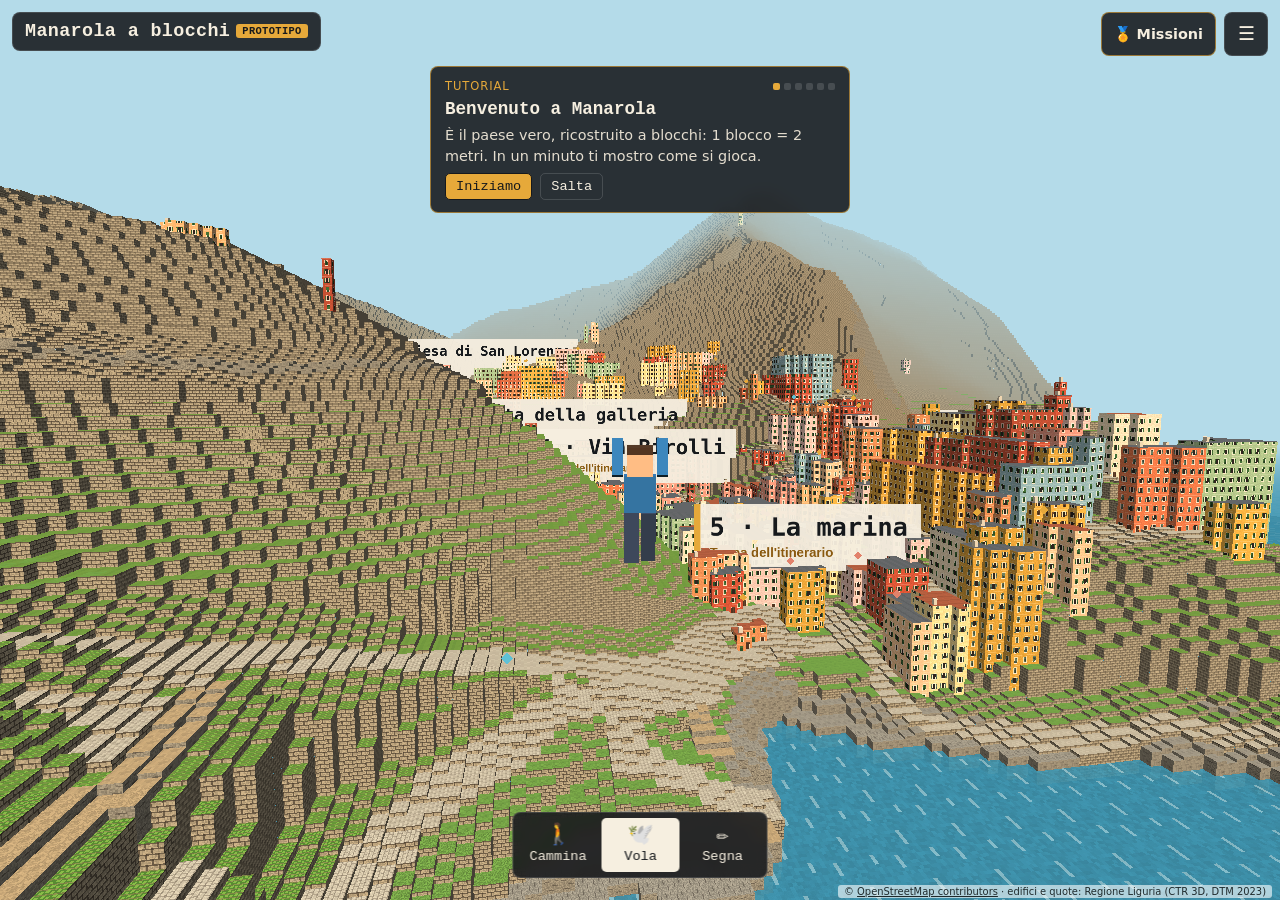
<file: index.html>
<!doctype html>
<html lang="it">
<head>
<meta charset="utf-8">
<meta name="viewport" content="width=device-width,initial-scale=1,viewport-fit=cover">
<meta http-equiv="Content-Security-Policy" content="default-src 'none'; script-src 'self'; style-src 'self' https://fonts.googleapis.com; font-src https://fonts.gstatic.com; img-src 'self' data: blob:; connect-src 'self' https://jammrsiqgddxihxhhkbt.supabase.co wss://jammrsiqgddxihxhhkbt.supabase.co; worker-src 'none'; object-src 'none'; base-uri 'none'; form-action 'none'; upgrade-insecure-requests">
<meta name="referrer" content="strict-origin-when-cross-origin">
<title>Manarola a Blocchi</title>
<link rel="stylesheet" href="https://fonts.googleapis.com/css2?family=Pixelify+Sans:wght@500;700&family=DM+Sans:wght@400;600&display=swap">
<link rel="stylesheet" href="style.css?v=3">
</head>
<body>
<canvas id="c"></canvas>
<div id="load">Costruisco il borgo…</div>
<div class="hud">
  <div class="brand pane"><h1><span id="nomeBorgo">Manarola</span> a blocchi<span class="tag">PROTOTIPO</span></h1></div>
  <div class="hud-r"><a id="bMis" class="pane" href="missioni.html">🏅 Missioni</a>
<button id="bMenu" class="pane round" aria-expanded="false" aria-controls="menu" aria-label="Apri il menu">☰</button></div>
</div>
<nav id="menu" class="pane" hidden aria-label="Menu">
  <h2 id="giro">Il giro del borgo</h2>
  <ol id="rList"></ol>
  <h2>Mostra sulla mappa</h2>
  <div class="chips" role="group" aria-label="Mostra sulla mappa">
    <button data-cat="sleep" aria-pressed="true"><span class="dot sleep"></span>Dormire</button>
    <button data-cat="eat" aria-pressed="true"><span class="dot eat"></span>Mangiare</button>
    <button data-cat="shop" aria-pressed="false"><span class="dot shop"></span>Negozi</button>
    <button data-cat="see" aria-pressed="true"><span class="dot see"></span>Da vedere</button>
  </div>
  <h2>Cambia borgo</h2>
  <div class="chips" id="borghi"></div>
  <h2>Vista</h2>
  <div class="chips"><button id="bView" aria-pressed="true">Personaggio visibile</button></div>
  <div class="menu-foot"><button id="bTut" class="ghost">Rivedi il tutorial</button><a href="privacy.html">Privacy</a></div>
</nav>
<section id="coach" class="pane" hidden aria-live="polite">
  <div class="top"><span class="k" id="tK"></span><span class="dots" id="tDots" aria-hidden="true"></span></div>
  <h2 id="tT"></h2>
  <p id="tP"></p>
  <div class="row" id="tR"></div>
</section>
<section id="card" class="pane" hidden aria-live="polite">
  <div class="top"><span class="k" id="cK"></span><button id="cX" aria-label="Chiudi scheda">✕</button></div>
  <h2 id="cT"></h2>
  <p id="cP"></p>
  <div class="row" id="cR"></div>
</section>
<aside id="ed" class="pane" hidden aria-live="polite" aria-label="Segna le facciate"></aside>
<div id="toast" class="pane" hidden role="status"></div>
<div id="joy" aria-hidden="true"><div id="knob"></div></div>
<div id="updown"><button class="pane" id="bUp" aria-label="Sali">▲</button><button class="pane" id="bDn" aria-label="Scendi">▼</button></div>
<nav id="bar" class="pane" aria-label="Modalità">
  <button id="mWalk" aria-pressed="false"><span class="ic" aria-hidden="true">🚶</span>Cammina</button>
  <button id="mFly" aria-pressed="true"><span class="ic" aria-hidden="true">🕊️</span>Vola</button>
  <button id="bEdit" aria-pressed="false"><span class="ic" aria-hidden="true">✏️</span>Segna</button>
</nav>
<div id="attr">© <a href="https://www.openstreetmap.org/copyright" target="_blank" rel="noopener noreferrer">OpenStreetMap contributors</a> · edifici e quote: Regione Liguria (CTR 3D, DTM 2023)</div>

<script src="vendor/three-r128.min.js"></script>
<script src="vendor/supabase-2.45.4.js"></script>
<script src="config.js?v=3"></script>
<script src="app.js?v=3"></script>
<script src="editor.js?v=3"></script>
</body>
</html>
</file>
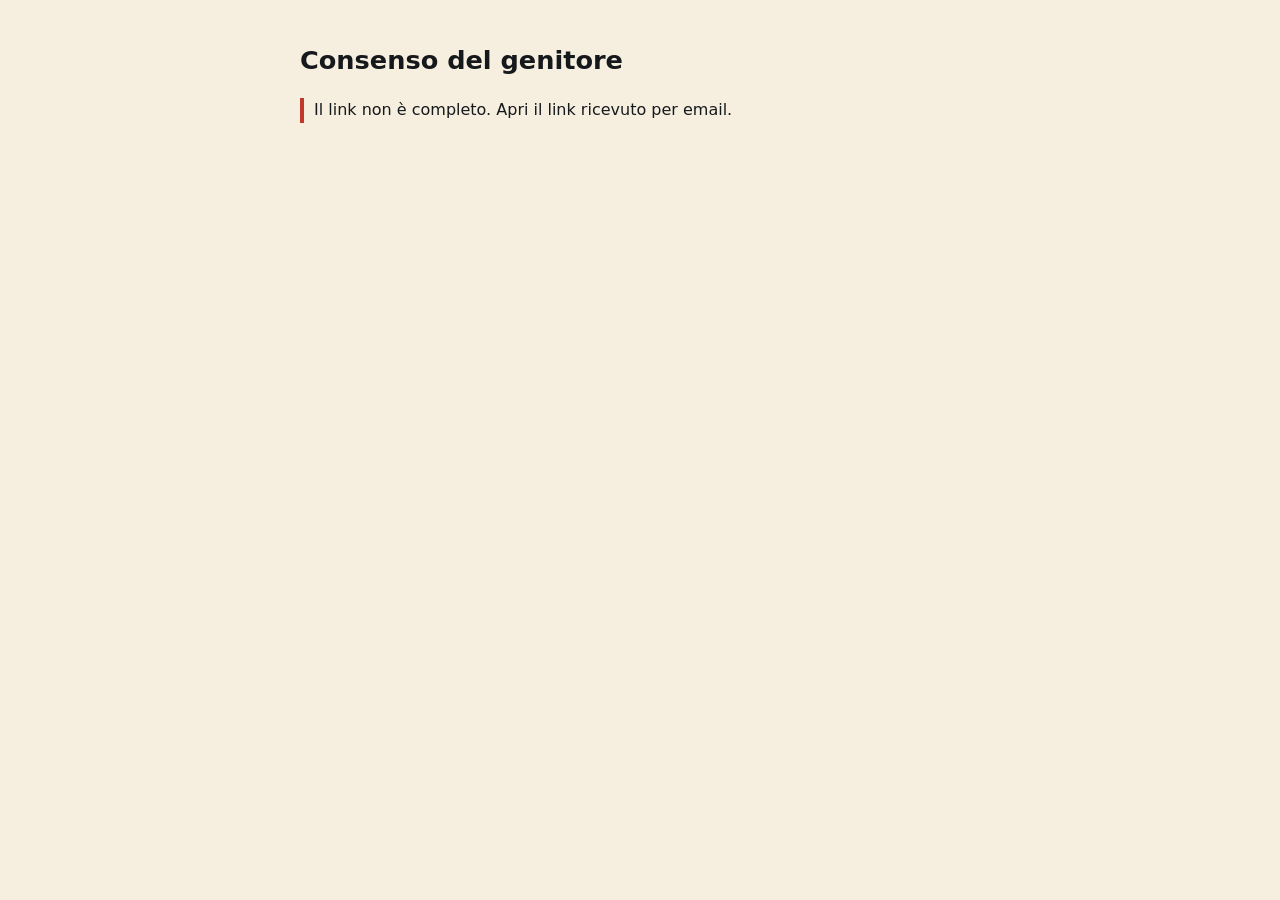
<file: consenso.html>
<!doctype html>
<html lang="it">
<head>
<meta charset="utf-8">
<meta name="viewport" content="width=device-width,initial-scale=1">
<meta http-equiv="Content-Security-Policy" content="default-src 'none'; style-src 'self'; script-src 'self'; connect-src https://jammrsiqgddxihxhhkbt.supabase.co; base-uri 'none'; form-action 'none'">
<meta name="referrer" content="no-referrer">
<meta name="robots" content="noindex">
<title>Consenso del genitore · Cinque Terre a Blocchi</title>
<link rel="stylesheet" href="privacy.css">
<script src="consenso.js" defer></script>
</head>
<body>
<main>
<h1>Consenso del genitore</h1>
<div id="stato"><p>Caricamento…</p></div>

<section id="richiesta" hidden>
<p>Il minore con soprannome <b id="nick"></b> ha chiesto di partecipare a <b>Cinque Terre a Blocchi</b>, un gioco online in cui si ricostruiscono a blocchi i borghi delle Cinque Terre, indicando colori e dettagli delle facciate.</p>
<p>Ai sensi dell'art. 2-quinquies D.Lgs. 196/2003, per i minori di 14 anni è necessario il consenso di chi esercita la responsabilità genitoriale.</p>
<p>In sintesi: sono trattati soltanto email, soprannome e anno di nascita, oltre ai contributi inviati. Agli altri utenti è visibile solo il soprannome. Le fotografie sono private di metadati e cancellate entro 30 giorni. I riconoscimenti sono esclusivamente virtuali. Non c'è chat tra utenti.</p>
<p><a href="privacy.html" target="_blank" rel="noopener">Leggi l'informativa completa</a></p>
<label class="check"><input type="checkbox" id="dichiaro"> Dichiaro di esercitare la responsabilità genitoriale sul minore, di aver letto l'informativa e di acconsentire al trattamento dei suoi dati.</label>
<div class="bottoni">
<button id="si" disabled>Acconsento</button>
<button id="no" class="secondario">Non acconsento</button>
</div>
<p class="small">Se non acconsente, l'account del minore viene cancellato subito. Il consenso si può ritirare in qualsiasi momento.</p>
</section>

<section id="revoca" hidden>
<p>Ritirando il consenso, l'account del minore verrà cancellato subito, con tutti i suoi dati. L'operazione non si può annullare.</p>
<div class="bottoni"><button id="ritira">Ritira il consenso e cancella l'account</button></div>
</section>
</main>
</body>
</html>
</file>
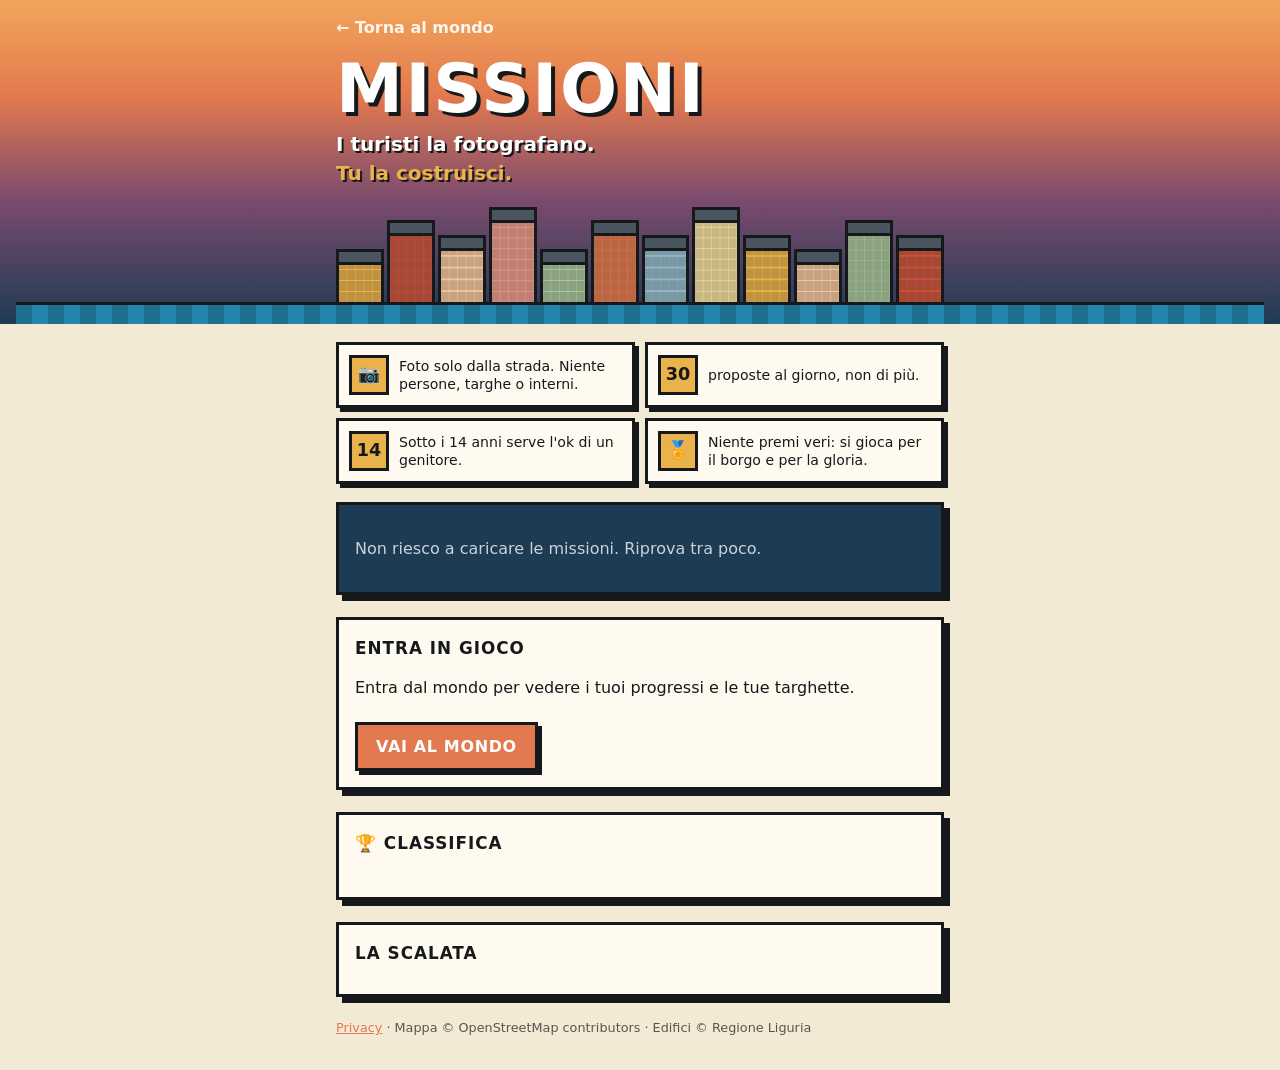
<file: missioni.html>
<!doctype html>
<html lang="it">
<head>
<meta charset="utf-8">
<meta name="viewport" content="width=device-width,initial-scale=1">
<meta http-equiv="Content-Security-Policy" content="default-src 'none'; script-src 'self'; style-src 'self'; img-src 'self' data:; connect-src https://jammrsiqgddxihxhhkbt.supabase.co wss://jammrsiqgddxihxhhkbt.supabase.co; base-uri 'none'; form-action 'none'">
<meta name="referrer" content="no-referrer">
<meta name="theme-color" content="#1d3b53">
<title>Missioni · Cinque Terre a Blocchi</title>
<link rel="stylesheet" href="missioni.css?v=2">
</head>
<body>
<header class="hero">
  <a class="back" href="./">← Torna al mondo</a>
  <h1>MISSIONI</h1>
  <p class="claim">I turisti la fotografano.<br><span>Tu la costruisci.</span></p>
  <div class="borgo" aria-hidden="true">
    <i class="c1 h3"></i><i class="c2 h5"></i><i class="c3 h4"></i><i class="c4 h6"></i><i class="c5 h3"></i><i class="c6 h5"></i><i class="c7 h4"></i><i class="c8 h6"></i><i class="c1 h4"></i><i class="c3 h3"></i><i class="c5 h5"></i><i class="c2 h4"></i>
  </div>
  <div class="mare" aria-hidden="true"></div>
</header>

<main>
  <section class="regole" aria-label="Regole del gioco">
    <div class="regola"><b>📷</b><span>Foto solo dalla strada. Niente persone, targhe o interni.</span></div>
    <div class="regola"><b>30</b><span>proposte al giorno, non di più.</span></div>
    <div class="regola"><b>14</b><span>Sotto i 14 anni serve l'ok di un genitore.</span></div>
    <div class="regola"><b>🏅</b><span>Niente premi veri: si gioca per il borgo e per la gloria.</span></div>
  </section>

  <section id="settimana" class="blocco missione-top" aria-live="polite"><p class="muted">Carico la missione…</p></section>
  <section id="io" class="blocco" aria-live="polite"></section>
  <section id="classifica" class="blocco"><h2>🏆 Classifica</h2><div class="tabs" id="borghi" role="tablist"></div><ol id="lista" class="podio"></ol></section>
  <section id="livelli" class="blocco"><h2>La scalata</h2><ol id="elenco-livelli" class="scalata"></ol></section>
</main>

<footer>
  <a href="privacy.html">Privacy</a> · Mappa © OpenStreetMap contributors · Edifici © Regione Liguria
</footer>
<script src="vendor/supabase-2.45.4.js"></script>
<script src="missioni.js?v=2"></script>
</body>
</html>
</file>
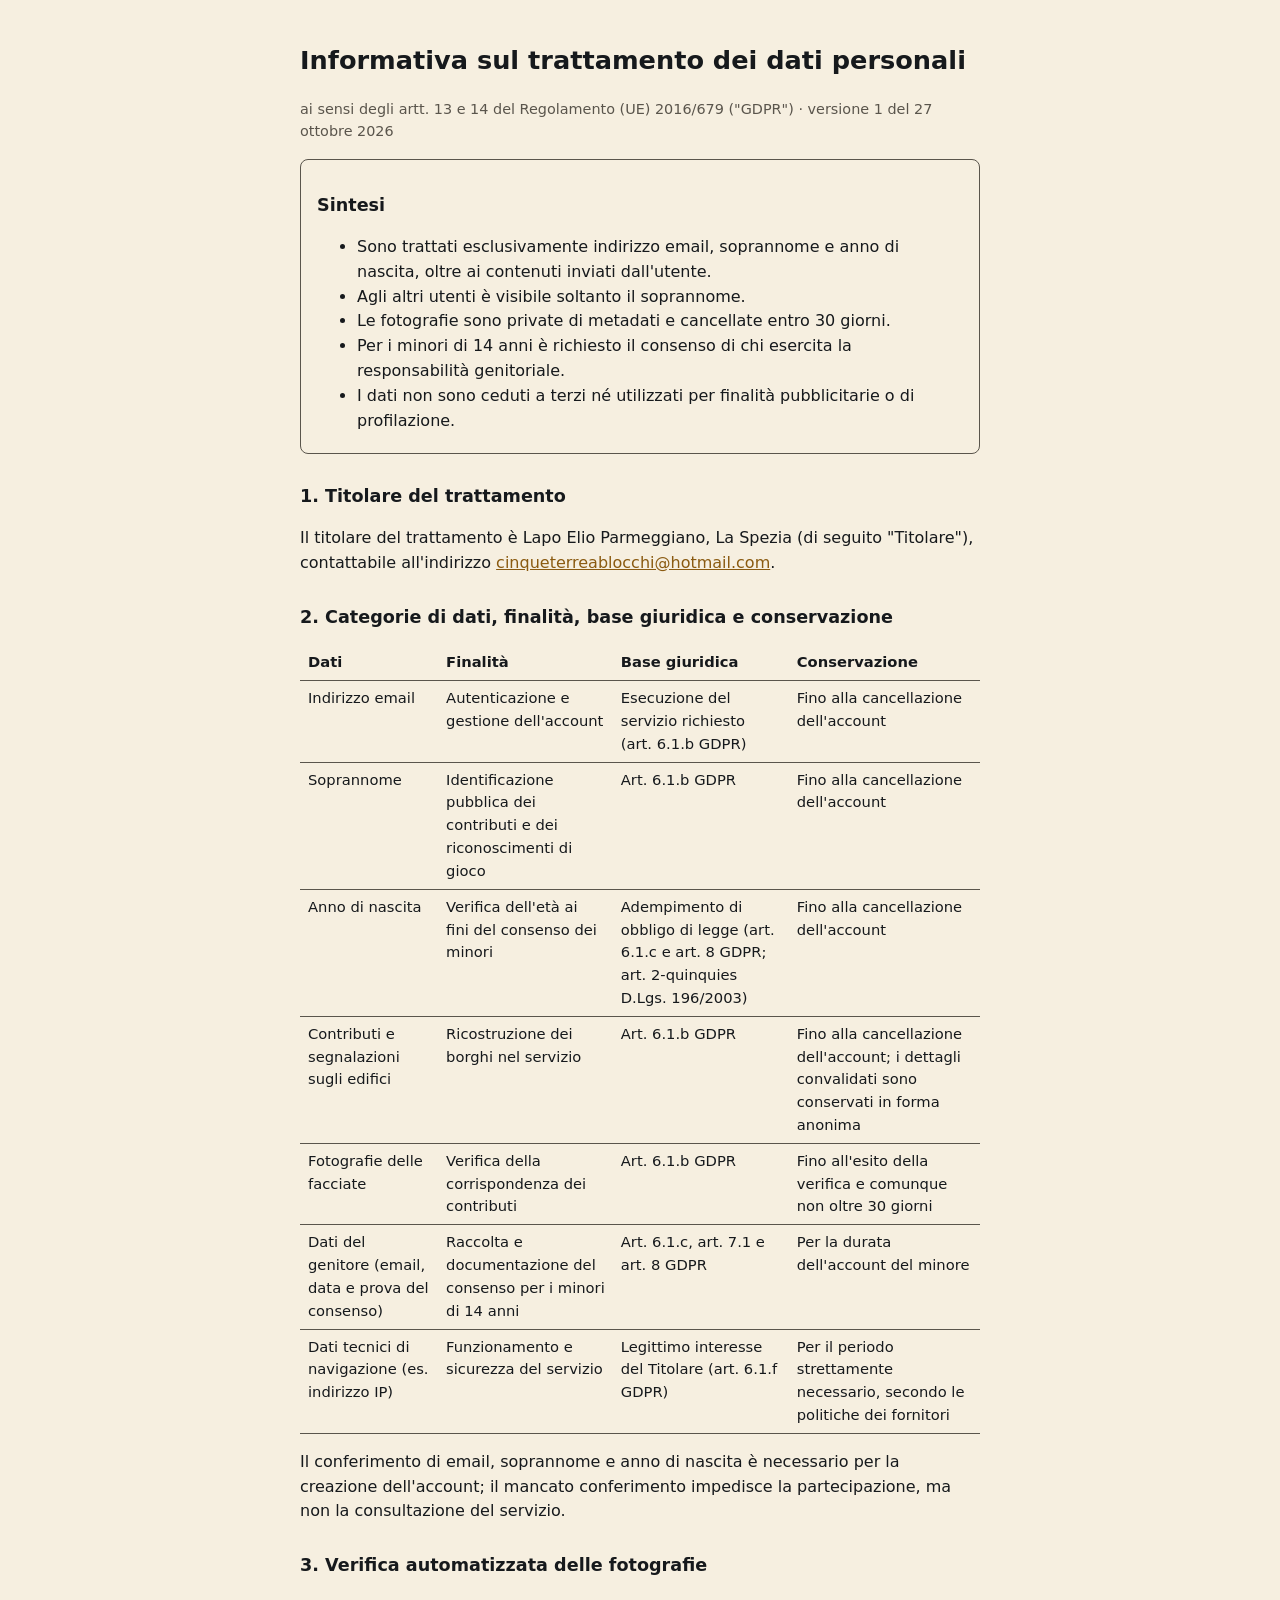
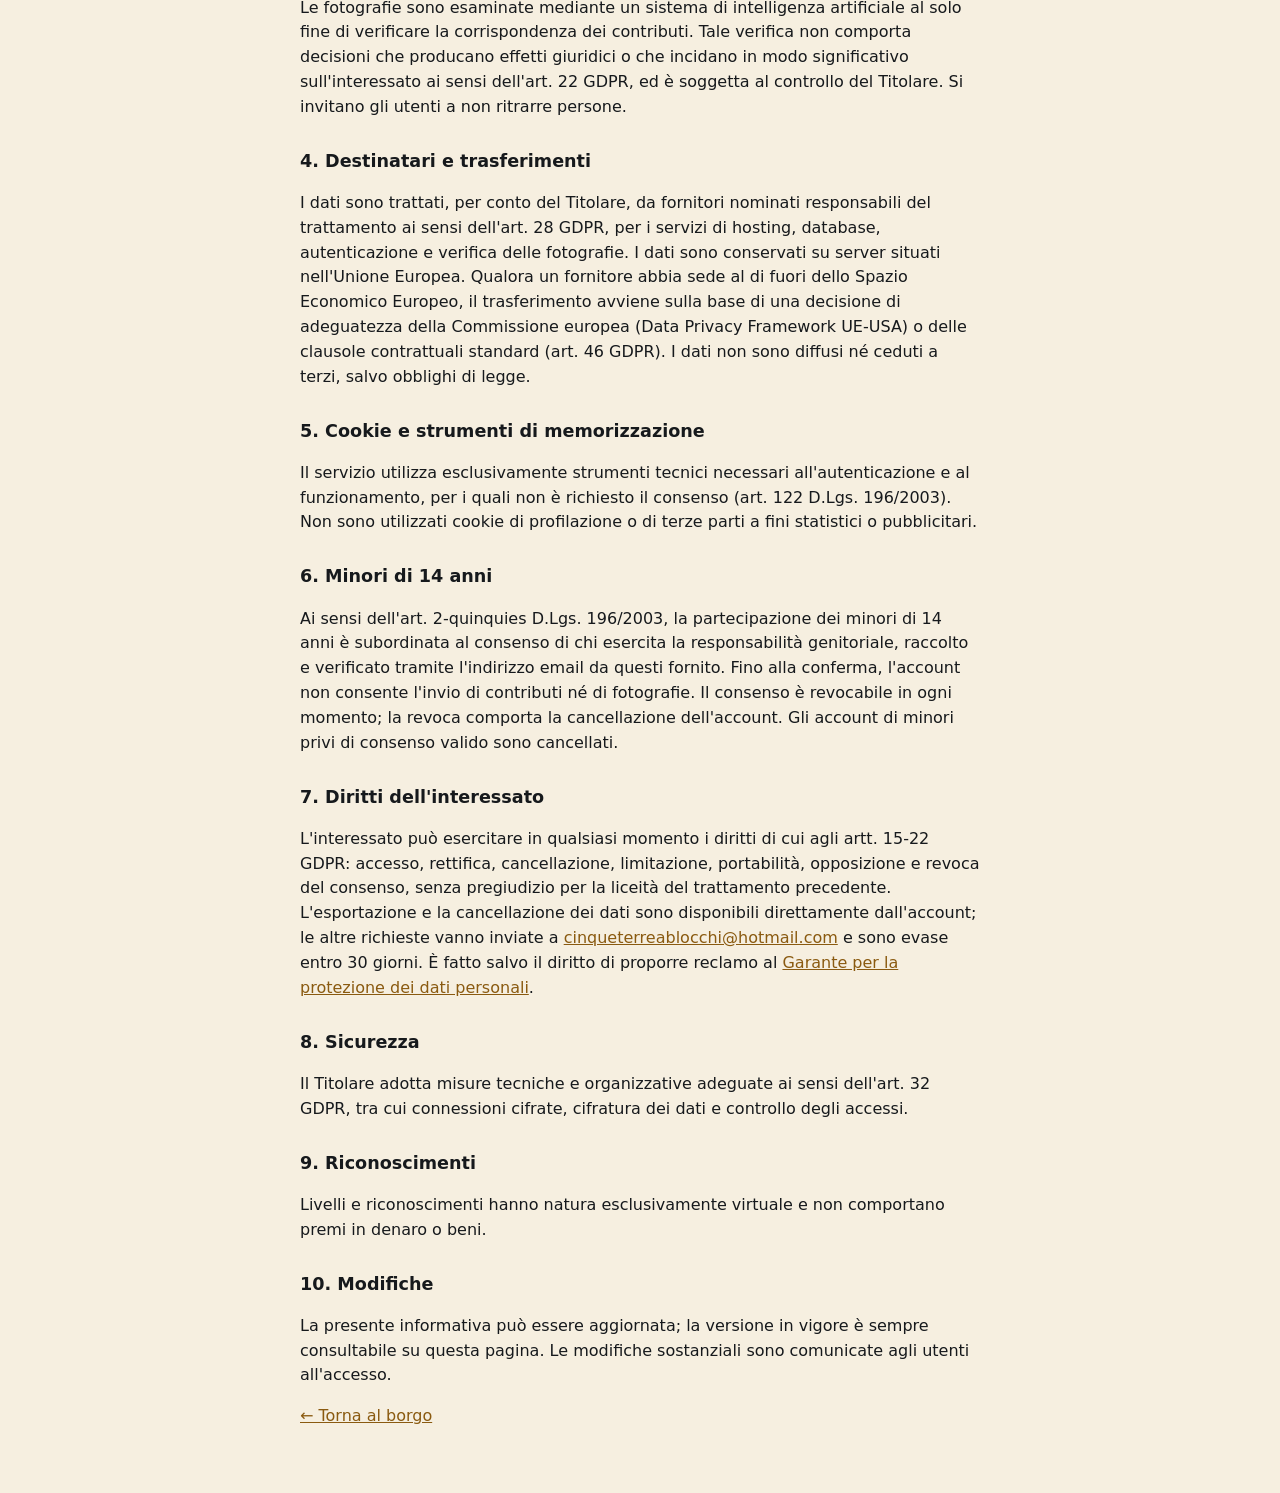
<file: privacy.html>
<!doctype html>
<html lang="it">
<head>
<meta charset="utf-8">
<meta name="viewport" content="width=device-width,initial-scale=1">
<meta http-equiv="Content-Security-Policy" content="default-src 'none'; style-src 'self'; base-uri 'none'; form-action 'none'">
<title>Privacy · Cinque Terre a Blocchi</title>
<link rel="stylesheet" href="privacy.css">
</head>
<body>
<main>
<h1>Informativa sul trattamento dei dati personali</h1>
<p class="small">ai sensi degli artt. 13 e 14 del Regolamento (UE) 2016/679 ("GDPR") · versione 1 del 27 ottobre 2026</p>

<div class="breve">
<h2>Sintesi</h2>
<ul>
<li>Sono trattati esclusivamente indirizzo email, soprannome e anno di nascita, oltre ai contenuti inviati dall'utente.</li>
<li>Agli altri utenti è visibile soltanto il soprannome.</li>
<li>Le fotografie sono private di metadati e cancellate entro 30 giorni.</li>
<li>Per i minori di 14 anni è richiesto il consenso di chi esercita la responsabilità genitoriale.</li>
<li>I dati non sono ceduti a terzi né utilizzati per finalità pubblicitarie o di profilazione.</li>
</ul>
</div>

<h2>1. Titolare del trattamento</h2>
<p>Il titolare del trattamento è Lapo Elio Parmeggiano, La Spezia (di seguito "Titolare"), contattabile all'indirizzo <a href="mailto:cinqueterreablocchi@hotmail.com">cinqueterreablocchi@hotmail.com</a>.</p>

<h2>2. Categorie di dati, finalità, base giuridica e conservazione</h2>
<div class="tab"><table>
<thead><tr><th>Dati</th><th>Finalità</th><th>Base giuridica</th><th>Conservazione</th></tr></thead>
<tbody>
<tr><td>Indirizzo email</td><td>Autenticazione e gestione dell'account</td><td>Esecuzione del servizio richiesto (art. 6.1.b GDPR)</td><td>Fino alla cancellazione dell'account</td></tr>
<tr><td>Soprannome</td><td>Identificazione pubblica dei contributi e dei riconoscimenti di gioco</td><td>Art. 6.1.b GDPR</td><td>Fino alla cancellazione dell'account</td></tr>
<tr><td>Anno di nascita</td><td>Verifica dell'età ai fini del consenso dei minori</td><td>Adempimento di obbligo di legge (art. 6.1.c e art. 8 GDPR; art. 2-quinquies D.Lgs. 196/2003)</td><td>Fino alla cancellazione dell'account</td></tr>
<tr><td>Contributi e segnalazioni sugli edifici</td><td>Ricostruzione dei borghi nel servizio</td><td>Art. 6.1.b GDPR</td><td>Fino alla cancellazione dell'account; i dettagli convalidati sono conservati in forma anonima</td></tr>
<tr><td>Fotografie delle facciate</td><td>Verifica della corrispondenza dei contributi</td><td>Art. 6.1.b GDPR</td><td>Fino all'esito della verifica e comunque non oltre 30 giorni</td></tr>
<tr><td>Dati del genitore (email, data e prova del consenso)</td><td>Raccolta e documentazione del consenso per i minori di 14 anni</td><td>Art. 6.1.c, art. 7.1 e art. 8 GDPR</td><td>Per la durata dell'account del minore</td></tr>
<tr><td>Dati tecnici di navigazione (es. indirizzo IP)</td><td>Funzionamento e sicurezza del servizio</td><td>Legittimo interesse del Titolare (art. 6.1.f GDPR)</td><td>Per il periodo strettamente necessario, secondo le politiche dei fornitori</td></tr>
</tbody>
</table></div>
<p>Il conferimento di email, soprannome e anno di nascita è necessario per la creazione dell'account; il mancato conferimento impedisce la partecipazione, ma non la consultazione del servizio.</p>

<h2>3. Verifica automatizzata delle fotografie</h2>
<p>Le fotografie sono esaminate mediante un sistema di intelligenza artificiale al solo fine di verificare la corrispondenza dei contributi. Tale verifica non comporta decisioni che producano effetti giuridici o che incidano in modo significativo sull'interessato ai sensi dell'art. 22 GDPR, ed è soggetta al controllo del Titolare. Si invitano gli utenti a non ritrarre persone.</p>

<h2>4. Destinatari e trasferimenti</h2>
<p>I dati sono trattati, per conto del Titolare, da fornitori nominati responsabili del trattamento ai sensi dell'art. 28 GDPR, per i servizi di hosting, database, autenticazione e verifica delle fotografie. I dati sono conservati su server situati nell'Unione Europea. Qualora un fornitore abbia sede al di fuori dello Spazio Economico Europeo, il trasferimento avviene sulla base di una decisione di adeguatezza della Commissione europea (Data Privacy Framework UE-USA) o delle clausole contrattuali standard (art. 46 GDPR). I dati non sono diffusi né ceduti a terzi, salvo obblighi di legge.</p>

<h2>5. Cookie e strumenti di memorizzazione</h2>
<p>Il servizio utilizza esclusivamente strumenti tecnici necessari all'autenticazione e al funzionamento, per i quali non è richiesto il consenso (art. 122 D.Lgs. 196/2003). Non sono utilizzati cookie di profilazione o di terze parti a fini statistici o pubblicitari.</p>

<h2>6. Minori di 14 anni</h2>
<p>Ai sensi dell'art. 2-quinquies D.Lgs. 196/2003, la partecipazione dei minori di 14 anni è subordinata al consenso di chi esercita la responsabilità genitoriale, raccolto e verificato tramite l'indirizzo email da questi fornito. Fino alla conferma, l'account non consente l'invio di contributi né di fotografie. Il consenso è revocabile in ogni momento; la revoca comporta la cancellazione dell'account. Gli account di minori privi di consenso valido sono cancellati.</p>

<h2>7. Diritti dell'interessato</h2>
<p>L'interessato può esercitare in qualsiasi momento i diritti di cui agli artt. 15-22 GDPR: accesso, rettifica, cancellazione, limitazione, portabilità, opposizione e revoca del consenso, senza pregiudizio per la liceità del trattamento precedente. L'esportazione e la cancellazione dei dati sono disponibili direttamente dall'account; le altre richieste vanno inviate a <a href="mailto:cinqueterreablocchi@hotmail.com">cinqueterreablocchi@hotmail.com</a> e sono evase entro 30 giorni. È fatto salvo il diritto di proporre reclamo al <a href="https://www.garanteprivacy.it">Garante per la protezione dei dati personali</a>.</p>

<h2>8. Sicurezza</h2>
<p>Il Titolare adotta misure tecniche e organizzative adeguate ai sensi dell'art. 32 GDPR, tra cui connessioni cifrate, cifratura dei dati e controllo degli accessi.</p>

<h2>9. Riconoscimenti</h2>
<p>Livelli e riconoscimenti hanno natura esclusivamente virtuale e non comportano premi in denaro o beni.</p>

<h2>10. Modifiche</h2>
<p>La presente informativa può essere aggiornata; la versione in vigore è sempre consultabile su questa pagina. Le modifiche sostanziali sono comunicate agli utenti all'accesso.</p>

<p><a href="index.html">← Torna al borgo</a></p>
</main>
</body>
</html>
</file>
<file: style.css>
/* Layout: mondo 3D a tutto schermo, in alto nome e menu, in basso una barra con le tre modalita'; tutorial in alto, schede sopra la barra, editor a destra (in basso su telefono). Look unico, non segue il tema. */
:root{
  --ink:#16191c; --panel:rgba(22,25,28,.88); --line:rgba(255,255,255,.14);
  --paper:#f6efe0; --muted:#b9b2a3; --ochre:#e6a93a; --ok:#7cc47a; --ko:#e2826b;
  --sleep:#e6a93a; --eat:#e2826b; --shop:#b48cd8; --see:#5fc1d6;
  --display:"Pixelify Sans","Courier New",monospace; --body:"DM Sans",system-ui,-apple-system,sans-serif;
  color-scheme:dark;
}
[hidden]{display:none!important}
html,body{height:100%}
body{background:#a9d3e6;color:var(--paper);font-family:var(--body);overflow:hidden;margin:0}
#c{position:fixed;inset:0;width:100%;height:100%;display:block;touch-action:none}
.hud{position:fixed;top:calc(env(safe-area-inset-top,0px) + 12px);left:max(12px,env(safe-area-inset-left,0px));right:max(12px,env(safe-area-inset-right,0px));display:flex;flex-wrap:wrap;gap:8px;align-items:flex-start;justify-content:space-between;pointer-events:none}
.hud>*{pointer-events:auto}
.pane{background:var(--panel);border:1px solid var(--line);border-radius:8px;backdrop-filter:blur(6px)}
.brand{padding:8px 12px}
.brand h1{font-family:var(--display);font-size:1.15rem;margin:0;letter-spacing:.02em}
.tag{font-family:var(--display);font-size:.65rem;background:var(--ochre);color:var(--ink);padding:1px 6px;border-radius:3px;margin-left:6px;vertical-align:2px}
button{font-family:var(--display);font-size:.85rem;color:var(--paper);background:transparent;border:1px solid transparent;border-radius:5px;padding:5px 10px;cursor:pointer;transition:background .15s,color .15s,transform .1s}
button:active{transform:scale(.96)}
button[aria-pressed="true"]{background:var(--paper);color:var(--ink)}
button:focus-visible,input:focus-visible,select:focus-visible,textarea:focus-visible{outline:2px solid var(--ochre);outline-offset:2px}
button:disabled{opacity:.5;cursor:default}
.round{width:44px;height:44px;padding:0;font-size:1.2rem;display:grid;place-items:center}
.chips{display:flex;flex-wrap:wrap;gap:5px}
.chips button{border-color:var(--line)}
.chips button[aria-pressed="false"]{color:var(--muted);text-decoration:line-through}
.chips a.chip{font-family:var(--display);font-size:.85rem;color:var(--paper);text-decoration:none;border:1px solid var(--line);border-radius:5px;padding:5px 10px}
.chips a.chip[aria-current="page"]{background:var(--ochre);color:var(--ink);border-color:var(--ochre)}
.dot{display:inline-block;width:8px;height:8px;border-radius:2px;margin-right:5px}
.dot.sleep{background:var(--sleep)}.dot.eat{background:var(--eat)}.dot.shop{background:var(--shop)}.dot.see{background:var(--see)}
.act{background:var(--ochre);color:var(--ink);border-color:var(--ink)}
.ghost{border-color:var(--line)}
.k{font-size:.72rem;letter-spacing:.08em;text-transform:uppercase;color:var(--ochre)}

/* menu a scomparsa */
#menu{position:fixed;top:calc(env(safe-area-inset-top,0px) + 66px);right:max(12px,env(safe-area-inset-right,0px));width:min(300px,calc(100% - 24px));max-height:calc(100% - 170px);overflow:auto;padding:12px;display:flex;flex-direction:column;gap:8px;z-index:4;box-sizing:border-box}
#menu h2{font-family:var(--display);font-size:.95rem;margin:4px 0 0}
#menu ol{list-style:none;margin:0;padding:0;display:flex;flex-direction:column;gap:2px}
#menu li button{width:100%;text-align:left;display:flex;gap:8px;align-items:baseline;font-family:var(--body);font-size:.9rem;padding:7px 6px}
#menu li button:hover{background:rgba(255,255,255,.08)}
#menu .n{font-family:var(--display);color:var(--ochre);min-width:1.2em}
.hud-r{display:flex;gap:8px;align-items:center}
#bMis{display:flex;white-space:nowrap;flex-direction:row;gap:4px;align-items:center;height:44px;box-sizing:border-box;padding:0 12px;color:var(--paper);text-decoration:none;font-weight:600;font-size:.9rem;border-color:rgba(230,169,58,.6)}
.menu-foot{display:flex;justify-content:space-between;align-items:center;gap:8px;border-top:1px solid var(--line);padding-top:8px}
.menu-foot a{color:var(--muted);font-size:.8rem}

/* barra in basso: le tre cose che si fanno */
#bar{position:fixed;left:50%;transform:translateX(-50%);bottom:calc(env(safe-area-inset-bottom,0px) + 22px);display:flex;gap:4px;padding:5px;z-index:2}
#bar button{display:flex;flex-direction:column;align-items:center;gap:2px;min-width:78px;padding:7px 10px;font-size:.85rem}
#bar .ic{font-size:1.3rem;line-height:1}
#bar #bEdit[aria-pressed="true"]{background:var(--ochre);color:var(--ink)}
#bar button.glow{animation:glow 1.2s ease-in-out infinite}
@keyframes glow{50%{box-shadow:0 0 0 4px rgba(230,169,58,.65)}}

/* schede: tutorial in alto, locali in basso sopra la barra */
#coach,#card{position:fixed;left:50%;transform:translateX(-50%);width:min(420px,calc(100% - 24px));box-sizing:border-box;padding:12px 14px;display:flex;flex-direction:column;gap:6px}
#coach{top:calc(env(safe-area-inset-top,0px) + 66px);z-index:3;border-color:rgba(230,169,58,.6)}
#card{bottom:calc(env(safe-area-inset-bottom,0px) + 100px)}
#coach .top,#card .top{display:flex;align-items:center;gap:8px}
#coach h2,#card h2{font-family:var(--display);font-size:1.1rem;margin:0;text-wrap:balance}
#coach p,#card p{margin:0;font-size:.9rem;line-height:1.45;color:#e4ddcf}
#coach .row,#card .row{display:flex;gap:8px;align-items:center;flex-wrap:wrap}
.dots{margin-left:auto;display:flex;gap:4px}
.dots i{width:7px;height:7px;border-radius:2px;background:var(--line)}
.dots i.on{background:var(--ochre)}
#cX,#eX{margin-left:auto;color:var(--muted);padding:2px 8px}
#attr{position:fixed;right:max(8px,env(safe-area-inset-right,0px));bottom:calc(env(safe-area-inset-bottom,0px) + 2px);font-size:.62rem;color:#1f2a2c;background:rgba(255,255,255,.6);padding:1px 6px;border-radius:3px}
#attr a{color:inherit}
#joy{position:fixed;left:calc(max(16px,env(safe-area-inset-left,0px)) + 4px);bottom:calc(env(safe-area-inset-bottom,0px) + 104px);width:110px;height:110px;border-radius:50%;background:rgba(22,25,28,.45);border:1px solid var(--line);touch-action:none}
#knob{position:absolute;left:35px;top:35px;width:40px;height:40px;border-radius:50%;background:rgba(246,239,224,.85)}
#updown{position:fixed;right:calc(max(16px,env(safe-area-inset-right,0px)) + 4px);bottom:calc(env(safe-area-inset-bottom,0px) + 110px);display:flex;flex-direction:column;gap:8px}
#updown button{width:48px;height:48px;font-size:1.1rem;touch-action:none}
#load{position:fixed;inset:0;display:grid;place-items:center;background:#a9d3e6;color:var(--ink);font-family:var(--display);font-size:1.2rem}
#toast{position:fixed;left:50%;transform:translateX(-50%);top:calc(env(safe-area-inset-top,0px) + 66px);padding:8px 14px;font-size:.9rem;z-index:5;max-width:calc(100% - 32px)}

/* ---------- editor ---------- */
#ed{position:fixed;right:max(12px,env(safe-area-inset-right,0px));top:calc(env(safe-area-inset-top,0px) + 120px);max-height:calc(100% - 140px - env(safe-area-inset-top,0px) - env(safe-area-inset-bottom,0px));box-sizing:border-box;width:min(360px,calc(100% - 24px));padding:12px 14px;display:flex;flex-direction:column;gap:10px;overflow:auto;z-index:3}
#ed .top{display:flex;align-items:center;gap:8px}
#ed .k{font-size:.72rem;letter-spacing:.08em;text-transform:uppercase;color:var(--ochre)}
#ed h2{font-family:var(--display);font-size:1.15rem;margin:0}
#ed p{margin:0;font-size:.88rem;line-height:1.45;color:#e4ddcf}
#ed .small{font-size:.78rem;color:var(--muted)}
#ed label{display:flex;flex-direction:column;gap:4px;font-size:.85rem}
#ed input,#ed select,#ed textarea{font:inherit;font-size:16px;color:var(--paper);background:rgba(255,255,255,.07);border:1px solid var(--line);border-radius:6px;padding:8px}
#ed textarea{min-height:64px;resize:vertical}
#ed .check{flex-direction:row;align-items:flex-start;gap:8px}
#ed .check input{margin-top:3px}
#ed a{color:var(--ochre)}
.field{display:flex;flex-direction:column;gap:6px;border-top:1px solid var(--line);padding-top:8px}
.field .h{display:flex;justify-content:space-between;gap:8px;align-items:baseline;font-size:.88rem}
.field .h b{font-weight:600}
.field .st{font-size:.72rem;color:var(--muted);text-align:right;white-space:pre-line}
.opts{display:flex;flex-wrap:wrap;gap:5px}
.opts button{font-family:var(--body);font-size:.8rem;border-color:var(--line);padding:5px 8px}
.opts button[aria-pressed="true"]{background:var(--ochre);color:var(--ink);border-color:var(--ochre)}
.opts .sw{width:30px;height:30px;padding:0;border:2px solid rgba(255,255,255,.25)}
.opts .sw[aria-pressed="true"]{border-color:var(--paper);box-shadow:0 0 0 2px var(--ochre)}
.rowb{display:flex;gap:8px;flex-wrap:wrap;align-items:center}
.msg{font-size:.85rem;padding:6px 8px;border-radius:6px;background:rgba(255,255,255,.06)}
.msg.ok{color:var(--ok)}.msg.ko{color:var(--ko)}
.badge{font-family:var(--display);font-size:.7rem;background:var(--paper);color:var(--ink);padding:1px 6px;border-radius:3px}

@media (max-width:640px){
  .hud{flex-wrap:nowrap} .brand .tag{display:none} .brand{padding:8px 10px;min-width:0} .brand h1{white-space:nowrap;overflow:hidden;text-overflow:ellipsis} #bMis{padding:0 10px}
  .brand h1{font-size:1rem}
  #ed{top:auto;left:8px;right:8px;width:auto;max-height:62vh;bottom:calc(env(safe-area-inset-bottom,0px) + 8px)}
}
@media (pointer:fine){ #joy{display:none} #updown{display:none} }
@media (pointer:coarse){ body.edopen #joy, body.edopen #updown, body.edopen #bar{display:none} #card{bottom:auto;top:calc(env(safe-area-inset-top,0px) + 66px)} }
body.editing #card{display:none}
@media (prefers-reduced-motion:reduce){*{transition:none!important;animation:none!important}}
</file>
<file: privacy.css>
:root{--bg:#f6efe0;--ink:#16191c;--muted:#5a554c;--accent:#8a5a10}
@media (prefers-color-scheme:dark){:root:not([data-theme="light"]){--bg:#16191c;--ink:#f6efe0;--muted:#b9b2a3;--accent:#e6a93a}}
body{margin:0;background:var(--bg);color:var(--ink);font:16px/1.55 system-ui,-apple-system,sans-serif}
main{max-width:680px;margin:0 auto;padding:24px 16px 48px}
h1{font-size:1.6rem}h2{font-size:1.1rem;margin-top:1.6em}
a{color:var(--accent)}
.bozza{background:var(--accent);color:var(--bg);padding:6px 10px;border-radius:6px;font-weight:600}
.small{color:var(--muted);font-size:.9rem}
.breve{border:1px solid var(--muted);border-radius:8px;padding:4px 16px;margin:1em 0}
.tab{overflow-x:auto}
table{border-collapse:collapse;width:100%;font-size:.92rem}
th,td{border-bottom:1px solid var(--muted);padding:6px 8px;text-align:left;vertical-align:top}
.check{display:flex;gap:10px;align-items:flex-start;margin:1em 0}
.check input{margin-top:5px;width:20px;height:20px;flex:none}
.bottoni{display:flex;flex-wrap:wrap;gap:10px;margin:1em 0}
button{font:inherit;font-weight:600;padding:12px 18px;border-radius:8px;border:2px solid var(--accent);background:var(--accent);color:var(--bg);cursor:pointer}
button.secondario{background:transparent;color:var(--accent)}
button:disabled{opacity:.45;cursor:not-allowed}
.ok{border-left:4px solid #3a8a3a;padding-left:10px}
.ko{border-left:4px solid #c0392b;padding-left:10px}
</file>
<file: missioni.css>
:root{
  --bg:#f3ead6;--card:#fffaf0;--ink:#16191c;--muted:#5a554c;--line:#16191c;
  --accent:#e2794f;--giallo:#e9b24a;--mare:#1d6f8f;--notte:#1d3b53;--ok:#4f9a5e;
  --ombra:4px 4px 0 var(--line)
}
@media (prefers-color-scheme:dark){:root:not([data-theme="light"]){
  --bg:#12161a;--card:#1d2328;--ink:#f6efe0;--muted:#b9b2a3;--line:#000;
  --accent:#f08a5d;--giallo:#f0c05a;--ok:#7cc48c
}}
*{box-sizing:border-box}
body{margin:0;background:var(--bg);color:var(--ink);font:16px/1.45 system-ui,-apple-system,"Segoe UI",sans-serif}
main,footer{max-width:640px;margin:0 auto;padding:0 16px}
a{color:var(--accent)}
.muted{color:var(--muted)}
h2{font-size:1.05rem;letter-spacing:.06em;text-transform:uppercase;margin:0 0 .8em}

/* ---------- testata: cielo, borgo a blocchi, mare ---------- */
.hero{position:relative;overflow:hidden;color:#fff;padding:16px 16px 0;
  background:linear-gradient(#f2a65a 0%,#e2794f 30%,#7a4a6e 62%,var(--notte) 100%)}
.hero>*{max-width:608px;margin-left:auto;margin-right:auto}
.back{display:block;color:#fff;text-decoration:none;font-weight:600;opacity:.9}
.hero h1{font-size:clamp(2.6rem,12vw,4.2rem);line-height:1;margin:.25em auto .1em;letter-spacing:.04em;font-weight:900;
  text-shadow:4px 4px 0 #16191c}
.claim{font-size:1.25rem;font-weight:800;margin:0 auto 18px;text-shadow:2px 2px 0 #16191c}
.claim span{color:var(--giallo)}
.borgo{display:flex;align-items:flex-end;gap:3px;height:96px}
.borgo i{flex:1;border:3px solid #16191c;border-bottom:0;position:relative;
  background-image:linear-gradient(#16191c33 0 0);background-size:8px 10px;background-repeat:space;background-position:6px 8px}
.borgo i::before{content:"";position:absolute;left:-3px;right:-3px;top:-10px;height:10px;background:#4a5560;border:3px solid #16191c}
.c1{background-color:#e9b24a}.c2{background-color:#c9543b}.c3{background-color:#f3c69c}.c4{background-color:#e99a8a}
.c5{background-color:#a8c49a}.c6{background-color:#e2794f}.c7{background-color:#93b7c6}.c8{background-color:#f4de9e}
.h3{height:48%}.h4{height:62%}.h5{height:78%}.h6{height:92%}
.mare{height:22px;max-width:none;background:repeating-linear-gradient(90deg,var(--mare) 0 16px,#2387ad 16px 32px);border-top:3px solid #16191c}

/* ---------- regole in cima ---------- */
.regole{display:grid;grid-template-columns:1fr 1fr;gap:10px;margin:18px 0}
.regola{display:flex;gap:10px;align-items:center;background:var(--card);border:3px solid var(--line);box-shadow:var(--ombra);padding:10px;font-size:.88rem;line-height:1.3}
.regola b{flex:none;display:grid;place-items:center;width:40px;height:40px;background:var(--giallo);color:#16191c;border:3px solid #16191c;font-size:1.1rem;font-weight:900}

/* ---------- blocchi ---------- */
.blocco{background:var(--card);border:3px solid var(--line);box-shadow:6px 6px 0 var(--line);padding:16px;margin:0 0 22px}
.blocco:empty{display:none}
.big{font-size:1.6rem;font-weight:900;margin:.1em 0;line-height:1.15}

.missione-top{background:var(--notte);color:#fff;position:relative}
.missione-top h2{color:var(--giallo)}
.missione-top .muted{color:#c9d3db}
.tempo{display:inline-block;margin-top:8px;background:var(--accent);color:#fff;border:3px solid #16191c;padding:4px 12px;font-weight:800;box-shadow:3px 3px 0 #16191c}

/* barra a blocchi: un blocco per casa */
.blocchi{display:flex;gap:4px;margin:8px 0 6px;flex-wrap:wrap}
.blocchi i{width:26px;height:26px;border:3px solid var(--line);background:transparent}
.blocchi i.si{background:var(--accent)}
.fatta .blocchi i.si{background:var(--ok)}
.missione{padding:12px 0;border-top:3px dashed var(--muted)}
.missione:first-of-type{border-top:0}

.chi{display:flex;align-items:center;gap:12px}
.chi .icona{display:grid;place-items:center;width:58px;height:58px;font-size:1.9rem;background:var(--giallo);border:3px solid #16191c;box-shadow:3px 3px 0 #16191c}
.chi small{display:block;color:var(--muted);font-weight:600}

.targhette{display:grid;grid-template-columns:repeat(auto-fill,minmax(110px,1fr));gap:10px;list-style:none;padding:0;margin:8px 0 0}
.targhette li{text-align:center;border:3px solid var(--line);background:var(--bg);padding:10px 6px;font-size:.85rem;font-weight:700;box-shadow:3px 3px 0 var(--line)}
.targhette li span{display:block;font-size:2rem;line-height:1.2}

.btn{display:inline-block;margin-top:6px;background:var(--accent);color:#fff;border:3px solid #16191c;box-shadow:4px 4px 0 #16191c;padding:10px 18px;font-weight:900;text-decoration:none;text-transform:uppercase;letter-spacing:.04em}
.btn:active{transform:translate(3px,3px);box-shadow:1px 1px 0 #16191c}

.tabs{display:flex;flex-wrap:wrap;gap:8px;margin-bottom:12px}
.tabs button{font:inherit;font-weight:700;border:3px solid var(--line);background:var(--bg);color:var(--ink);padding:4px 12px;cursor:pointer}
.tabs button[aria-selected="true"]{background:var(--ink);color:var(--bg)}
.podio{list-style:none;margin:0;padding:0;counter-reset:pos}
.podio li{counter-increment:pos;display:flex;align-items:center;gap:10px;padding:8px 0;border-top:3px dashed var(--muted);font-weight:600}
.podio li:first-child{border-top:0}
.podio li::before{content:counter(pos);display:grid;place-items:center;flex:none;width:34px;height:34px;border:3px solid #16191c;background:var(--card);color:var(--ink);font-weight:900}
.podio li:nth-child(1)::before{background:#f0c05a;color:#16191c}
.podio li:nth-child(2)::before{background:#c9ced3;color:#16191c}
.podio li:nth-child(3)::before{background:#d08a4f;color:#16191c}
.podio li.vuoto::before{display:none}
.podio .pt{margin-left:auto;font-weight:900}

.scalata{list-style:none;margin:0;padding:0;display:flex;flex-direction:column-reverse;gap:10px}
.scalata li{display:flex;gap:12px;align-items:center;border:3px solid var(--line);padding:10px;background:var(--bg)}
.scalata li .icona{font-size:1.7rem}
.scalata li small{display:block;color:var(--muted)}
.scalata li.mio{background:var(--giallo);color:#16191c;box-shadow:4px 4px 0 var(--line)}
.scalata li.mio small{color:#16191c}
.scalata li:nth-child(2){margin-left:14px}.scalata li:nth-child(3){margin-left:28px}

footer{font-size:.8rem;color:var(--muted);padding-bottom:32px}
@media (max-width:380px){.regole{grid-template-columns:1fr}}
@media (prefers-reduced-motion:no-preference){.btn,.tabs button{transition:transform .08s}}
</file>
